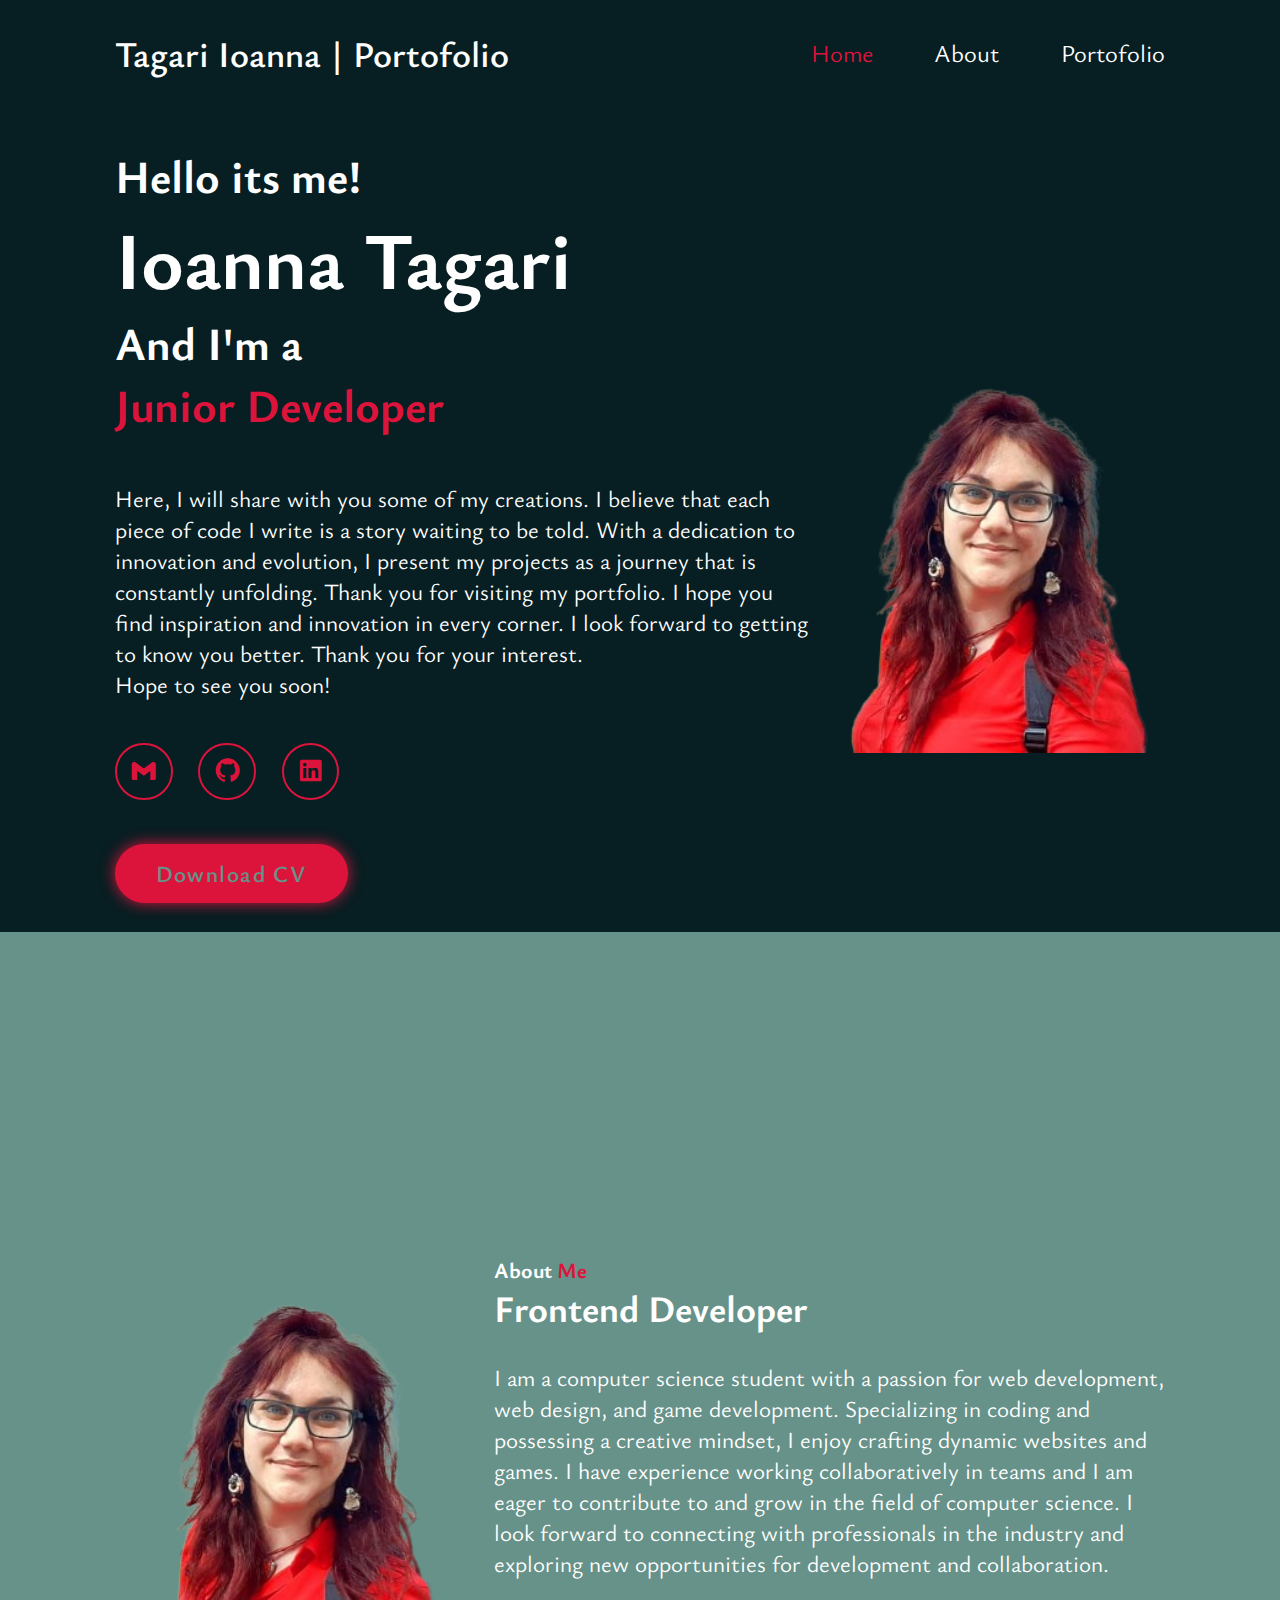
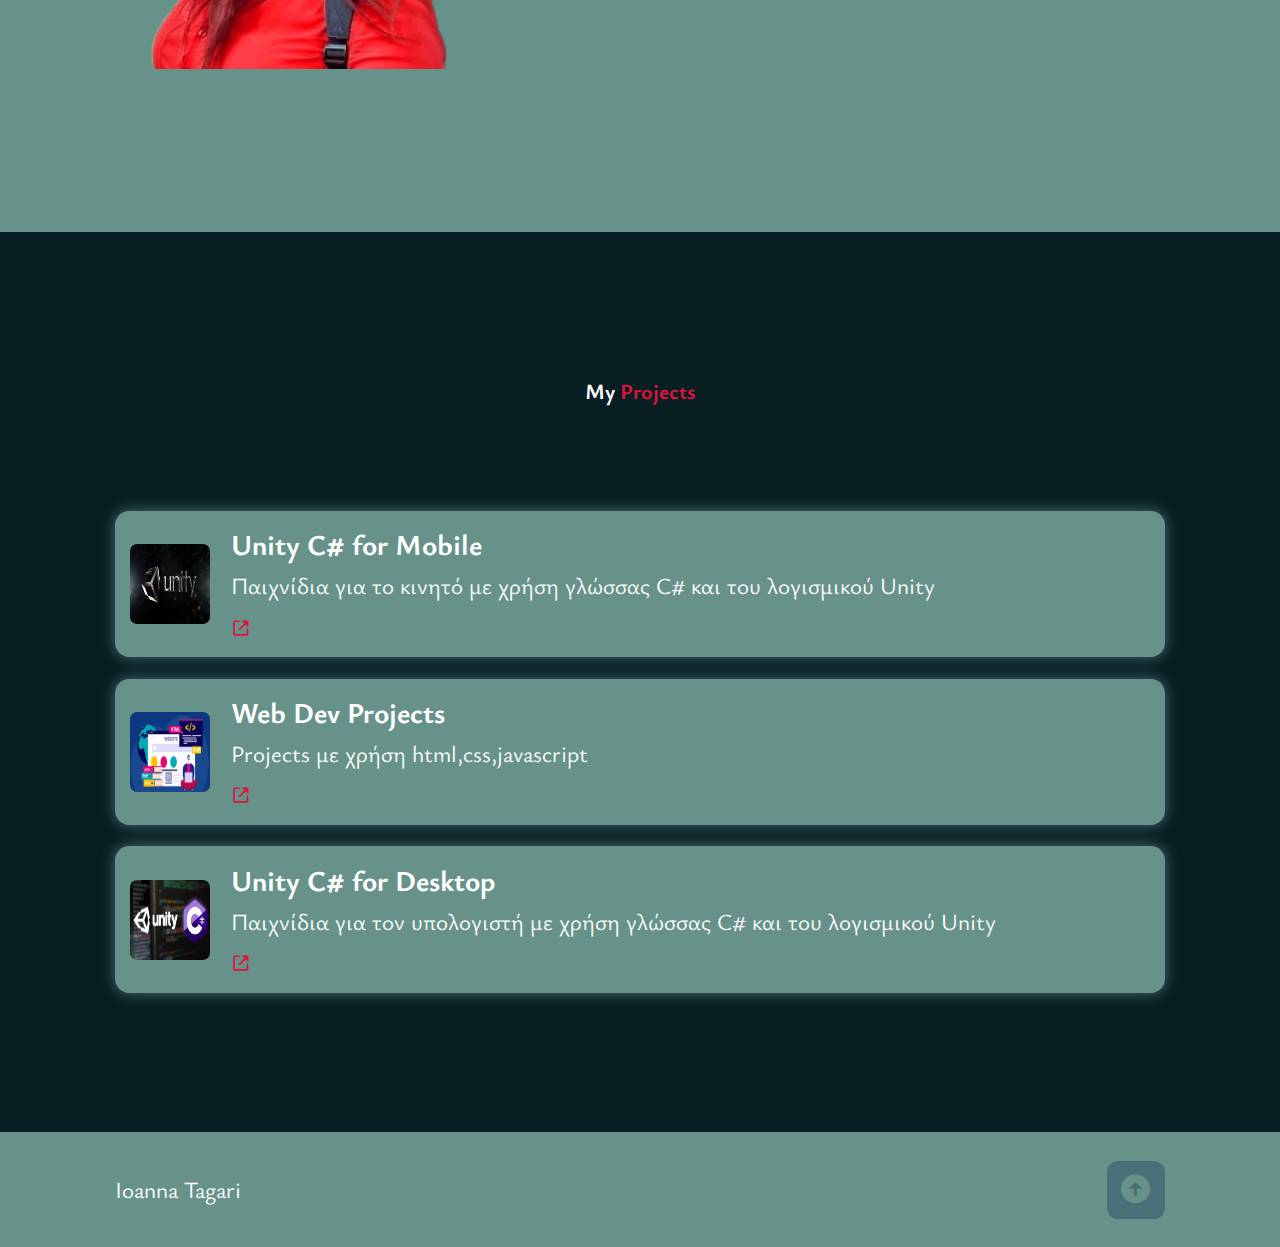
<file: index.html>
<!DOCTYPE html>
<html lang="en">
<head>
    <meta charset="UTF-8">
    <meta http-equiv="X-UA-Compatible" content="IE=7">
    <meta name="viewport" content="width=device-width, initial-scale=1.0">
    <title>Personal Portofolio Website</title>

    <link href='https://unpkg.com/boxicons@2.1.4/css/boxicons.min.css' rel='stylesheet'>

    <link rel="stylesheet" href="style.css">
    
</head>
<body>
    
    <header class="header">
        <a href="#" class="logo" >Tagari Ioanna | Portofolio  </a>
        <i class='bx bx-menu' id="menu-icon"></i>

        <nav class="navbar">
            <a href="#home" class="active">Home</a>
            <a href="#about">About</a>
            <a href="#portfolio">Portofolio</a>
        </nav>
    </header>
    

    <section class="home" id="home">
        <div class="home-content">
            <h3>Hello its me!</h3>
            <h1>Ioanna Tagari</h1>
            <h3>And I'm a 
                <br><span>Junior Developer</span></h3>
                <br>
                
            <p> 
                
Here, I will share with you some of my creations. 
I believe that each piece of code I write is a story waiting to be told. With 
a dedication to innovation and evolution, I present my projects as a journey that 
is constantly unfolding.

Thank you for visiting my portfolio. I hope you find inspiration and innovation in
 every corner. I look forward to getting to know you better. Thank you for your interest. <br> 
 Hope to see you soon!
            </p>
            <div class="social-media">
                <a href="mailto:tagari19ioanna@gmail.com"><i class='bx bxl-gmail' ></i></a>
                <a href="https://github.com/Giannoulalala"><i class='bx bxl-github'></i></a>
                <a href="https://www.linkedin.com/in/ioanna-tagari/"><i class='bx bxl-linkedin-square' ></i></a>
            </div>
            <a href="CV-Tagari_Ioanna_en.pdf" download>            
                <div class="btn">Download CV</div></a>
        </div>
        <div class="home-img">
            <img src="images/ioannatagaripic-removebg-preview.png" alt="">
        </div>
    </section>

    <section class="about" id="about">
        <div class="about-img">
            <img src="images/ioannatagaripic-removebg-preview.png" alt="">
        </div>
        <div class="about-content">
            <h2 class="heading"> About <span>Me</span></h2>
            <h3> Frontend Developer</h3>
            <p>I am a computer science student with a passion for web development, 
                web design, and game development. Specializing in coding and possessing a creative mindset,
                 I enjoy crafting dynamic websites and games. I have experience working collaboratively in 
                 teams and I am eager to contribute to and grow in the field of computer science. 
                 I look forward to connecting with professionals
                 in the industry and exploring new opportunities for development and collaboration.</p>
            
        </div>
    </section>

    
<!--


        <br>
        <div class="portfolio-container">
            <div class="portfolio-box">
                <img src="images/unityandc.png" alt="">
                <div class="portfolio-layer">
                    <h4>Mobile - Unity games</h4>
                    
                    <a href="portfolioUnity.html"> <i class="bx bx-link-external"></i></a>
                </div>


            </div>

            <div class="portfolio-box">
                <img src="images/two(1).jpg" alt="" >
                <div class="portfolio-layer">
                    <h4>Web Development</h4>
                                        
                    <a href="portfoliowebdev.html"> <i class="bx bx-link-external"></i></a>
                </div>

                
            </div>

            <div class="portfolio-box">
                <img src="images/unityandc.png" alt="" >
                <div class="portfolio-layer">
                    <h4>Pc - Unity Games</h4>
                                        
                    <a href="portfoliopcunity.html"> <i class="bx bx-link-external"></i></a>
                </div>

                
            </div>
            

            

            

            </div>-->







            <section class="portfolio" id="portfolio">
                <h2 class="heading">My <span>Projects</span> </h2><br>
            
                <div class="portfolio-list">
                    <div class="portfolio-item">
                        <img src="images/unitygames2d.jpg" alt="">
                        <div class="portfolio-details">
                            <h4>Unity C# for Mobile</h4>
                            <p>Παιχνίδια για το κινητό με χρήση γλώσσας C# και του λογισμικού Unity</p>
                            <a href="portfolioUnity.html"><i class="bx bx-link-external"></i></a>
                        </div>
                    </div>
                    <div class="portfolio-item">
                        <img src="images/webdev.jpg" alt="">
                        <div class="portfolio-details">
                            <h4>Web Dev Projects</h4>
                            <p>Projects με χρήση html,css,javascript</p>
                            <a href="portfoliowebdev.html"><i class="bx bx-link-external"></i></a>
                        </div>
                    </div>
                    <div class="portfolio-item">
                        <img src="images/unityandc.png" alt="">
                        <div class="portfolio-details">
                            <h4>Unity C# for Desktop</h4>
                            <p>Παιχνίδια για τον υπολογιστή με χρήση γλώσσας C# και του λογισμικού Unity</p>
                            
                            <a href="portfoliopcunity.html"><i class="bx bx-link-external"></i></a>
                        </div>
                    </div>
                </div>
            </section>




    </section>

    <footer class="footer">
        <div class="footer-text">
            <p>Ioanna Tagari</p>
        </div>

        <div class="footer-iconTop">
            <a href="#home"><i class='bx bxs-up-arrow-circle'></i></a>
        </div>
    </footer>



    <script src="script.js"></script>
</body>
</html>
</file>
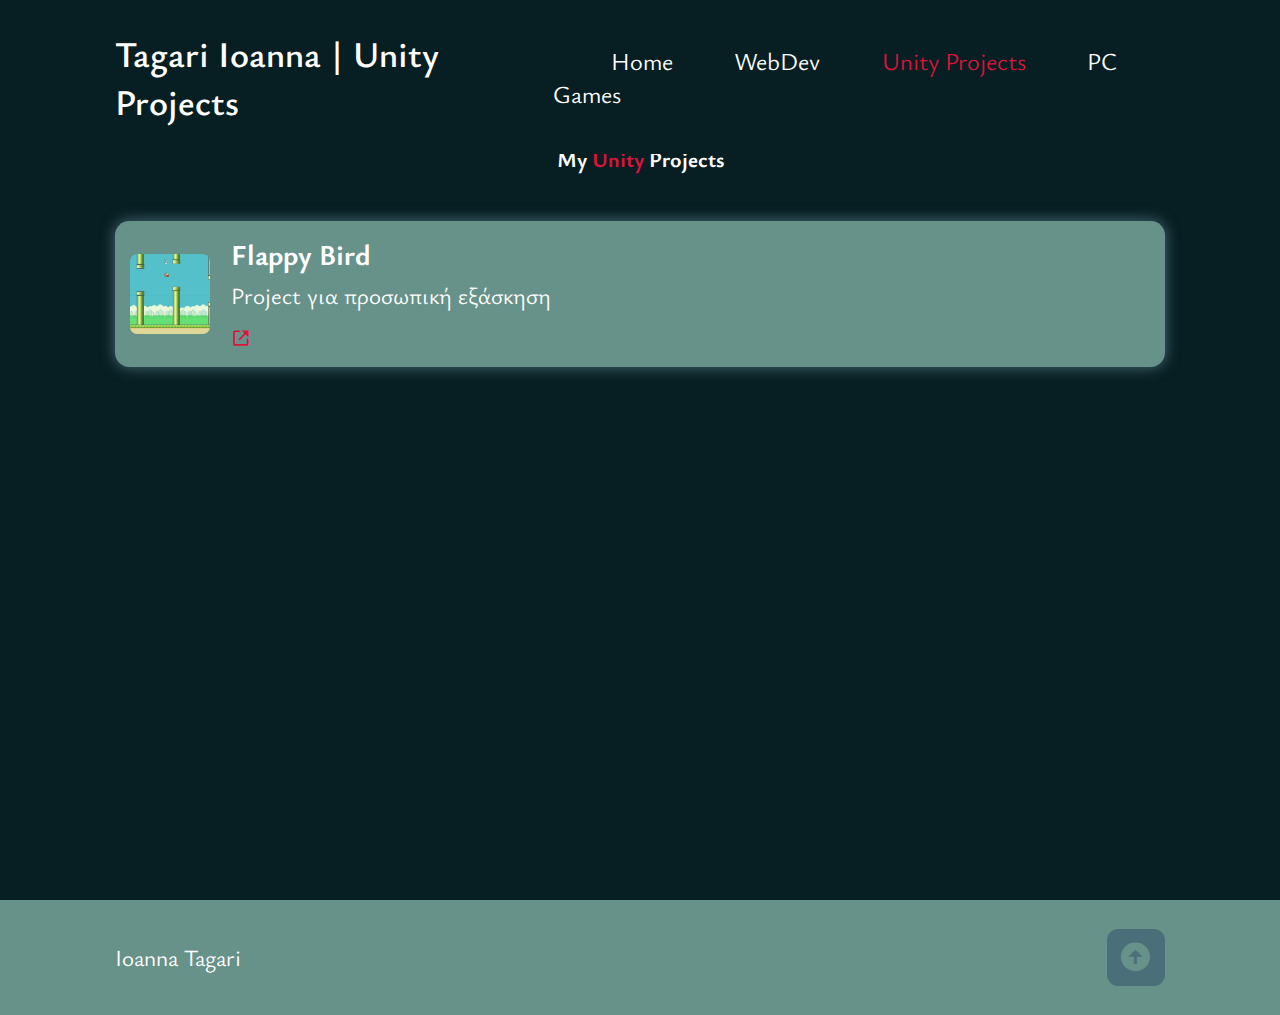
<file: portfoliopcunity.html>
<!DOCTYPE html>
<html lang="en">
<head>
    <meta charset="UTF-8">
    <meta name="viewport" content="width=device-width, initial-scale=1.0">
    <title>Web Development Portfolio</title>
    <link href='https://unpkg.com/boxicons@2.1.4/css/boxicons.min.css' rel='stylesheet'>

   

    <link rel="stylesheet" href="style.css">
</head>
<body>
    
    <header class="header">
        <a href="index.html" class="logo" >Tagari Ioanna | Unity Projects </a>
        <i class='bx bx-menu' id="menu-icon"></i>

        <nav class="navbar">
            <a href="index.html">Home</a>
            <a href="portfoliowebdev.html">WebDev</a>
            <a href="#Unity" class="active">Unity Projects</a>
            <a href="portfoliopcunity.html">PC Games</a>
            
            
        </nav>
    </header>
    <section class="webdev" id="webdev">
        <h2 class="heading">My <span>Unity</span> Projects</h2><br>
        
        


            <div class="portfolio-list">
                <div class="portfolio-item">
                    <img src="images/Flappy Bird.png" alt="">
                    <div class="portfolio-details">
                        <h4>Flappy Bird</h4>
                        <p>Project για προσωπική εξάσκηση</p>
                        <a href="https://flappybirdbyjo.netlify.app/"> <i class="bx bx-link-external"></i></a>
                    </div>
                </div>
                </div>
            </div>
    </section>

    <footer class="footer">
        <div class="footer-text">
            <p>Ioanna Tagari</p>
        </div>

        <div class="footer-iconTop">
            <a href="#home"><i class='bx bxs-up-arrow-circle'></i></a>
        </div>
    </footer>
    <script src="script.js"></script>
</body>
</html>
</file>
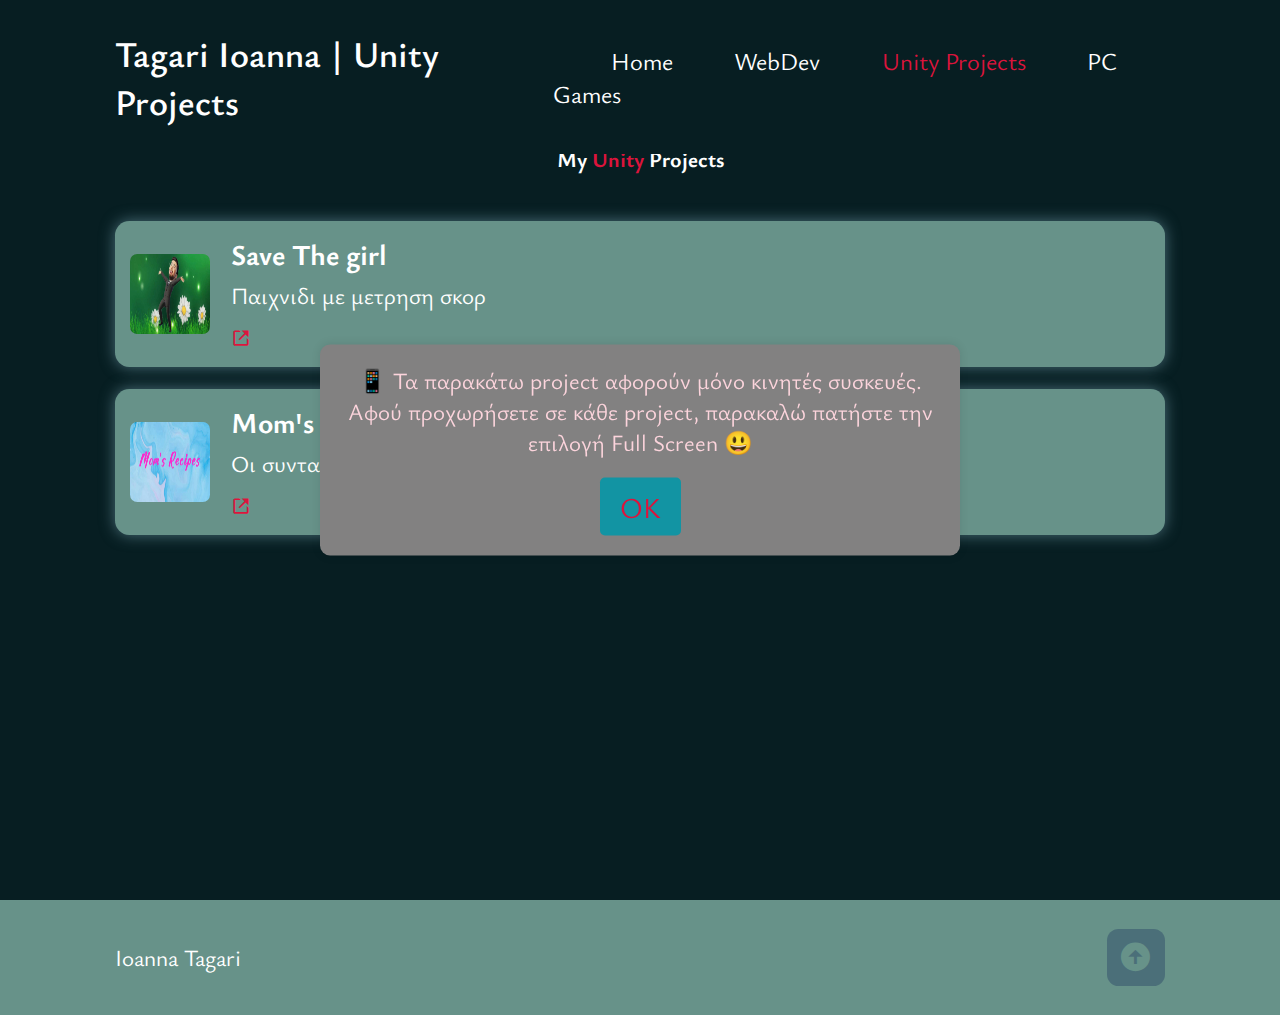
<file: portfolioUnity.html>
<!DOCTYPE html>
<html lang="en">
<head>
    <meta charset="UTF-8">
    <meta name="viewport" content="width=device-width, initial-scale=1.0">
    <title>Web Development Portfolio</title>
    <link href='https://unpkg.com/boxicons@2.1.4/css/boxicons.min.css' rel='stylesheet'>

   

    <link rel="stylesheet" href="style.css">
</head>
<body>
    <script>function showAlert() {
        document.getElementById("customAlert").style.display = "block";
    }

    function closeAlert() {
        document.getElementById("customAlert").style.display = "none";
    }

    // Εμφανίζουμε το custom alert όταν φορτώνει η σελίδα
    window.onload = function() {
        showAlert();
    };</script>
    <div id="customAlert" class="custom-alert">
        <p>📱 Τα παρακάτω project αφορούν μόνο κινητές συσκευές. Αφού προχωρήσετε σε κάθε project, παρακαλώ πατήστε την επιλογή Full Screen 😃</p>
        <button onclick="closeAlert()">OK</button>
    </div>
    <header class="header">
        <a href="index.html" class="logo" >Tagari Ioanna | Unity Projects </a>
        <i class='bx bx-menu' id="menu-icon"></i>

        <nav class="navbar">
            <a href="index.html">Home</a>
            <a href="portfoliowebdev.html">WebDev</a>
            <a href="#Unity" class="active">Unity Projects</a>
            <a href="portfoliopcunity.html">PC Games</a>
            
            
        </nav>
    </header>
    





    <section class="webdev" id="webdev">
        <h2 class="heading">My <span>Unity</span> Projects</h2><br>
    
        <div class="portfolio-list">
            <div class="portfolio-item">
                <img src="images/pigko.jpg" alt="">
                <div class="portfolio-details">
                    <h4>Save The girl</h4>
                    <p>Παιχνιδι με μετρηση σκορ</p>
                    <a href="https://stirring-kangaroo-cf1807.netlify.app/"> <i class="bx bx-link-external"></i></a>
                </div>
            </div>
            <div class="portfolio-item">
                <img src="images/recipes.jpg" alt="">
                <div class="portfolio-details">
                    <h4>Mom's Recipes</h4>
                    <p>Οι συνταγές της μαμας για σιγουρη επιτυχια</p>
                    <a href="https://tourmaline-bublanina-1f7409.netlify.app/"> <i class="bx bx-link-external"></i></a>
                </div>
            </div>
        </div>
    </section>






    <footer class="footer">
        <div class="footer-text">
            <p>Ioanna Tagari</p>
        </div>

        <div class="footer-iconTop">
            <a href="#home"><i class='bx bxs-up-arrow-circle'></i></a>
        </div>
    </footer>
    <script src="script.js"></script>
</body>
</html>
</file>
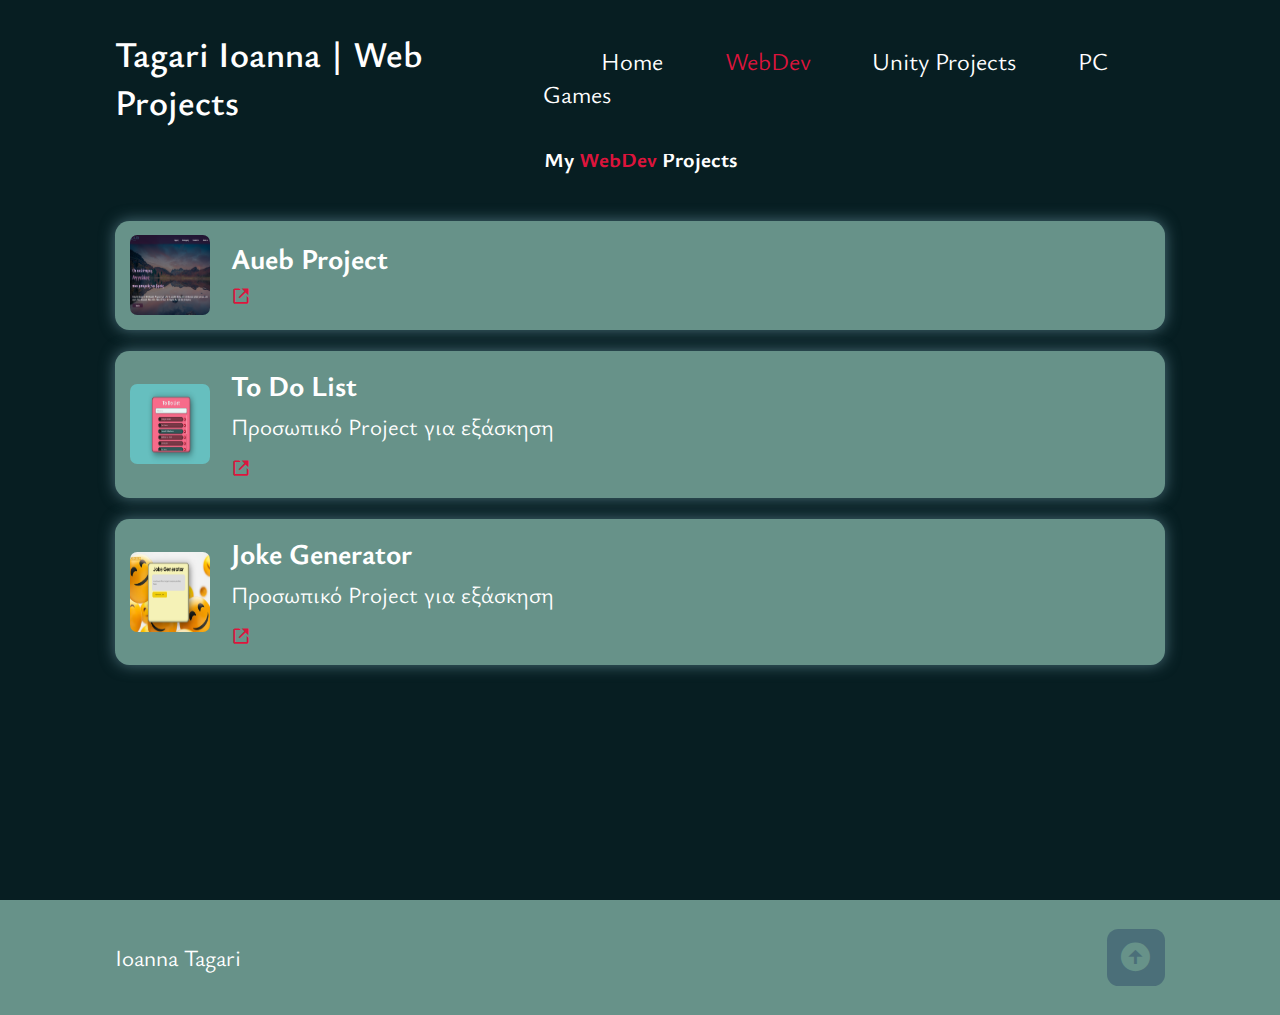
<file: portfoliowebdev.html>
<!DOCTYPE html>
<html lang="en">
<head>
    <meta charset="UTF-8">
    <meta name="viewport" content="width=device-width, initial-scale=1.0">
    <title>Web Development Portfolio</title>
    <link href='https://unpkg.com/boxicons@2.1.4/css/boxicons.min.css' rel='stylesheet'>

    <link rel="stylesheet" href="style.css">
</head>
<body>
    <header class="header">
        <a href="index.html" class="logo" >Tagari Ioanna | Web Projects</a>
        <i class='bx bx-menu' id="menu-icon"></i>

        <nav class="navbar">
            <a href="index.html">Home</a>
            <a href="#webdev" class="active">WebDev</a>
            <a href="portfolioUnity.html">Unity Projects</a>
            <a href="portfoliopcunity.html">PC Games</a>
        </nav>
    </header>
    <section class="webdev" id="webdev">
        <h2 class="heading">My <span>WebDev</span> Projects</h2><br>
    
        <div class="portfolio-list">
            <div class="portfolio-item">
                <img src="images/webdevaueb1.png" alt="">
                <div class="portfolio-details">
                    <h4>Aueb Project</h4>
                    <a href="https://giannoulalala.github.io/Eshop-WebDev/"><i class="bx bx-link-external"></i></a>
                </div>
            </div>
            <div class="portfolio-item">
                <img src="images/TodoList1.png" alt="">
                <div class="portfolio-details">
                    <h4>To Do List</h4>
                    <p>Προσωπικό Project για εξάσκηση</p>
                    <a href="https://giannoulalala.github.io/To-Do-List/"><i class="bx bx-link-external"></i></a>
                </div>
            </div>
            <div class="portfolio-item">
                <img src="images/joke_generator.png" alt="">
                <div class="portfolio-details">
                    <h4>Joke Generator</h4>
                    <p>Προσωπικό Project για εξάσκηση</p>
                    <a href="https://giannoulalala.github.io/Joke-Generator/"><i class="bx bx-link-external"></i></a>
                </div>
            </div>
        </div>
    </section>

    <footer class="footer">
        <div class="footer-text">
            <p>Ioanna Tagari</p>
        </div>

        <div class="footer-iconTop">
            <a href="#home"><i class='bx bxs-up-arrow-circle'></i></a>
        </div>
    </footer>

    <script src="script.js"></script>
</body>
</html>
</file>
<file: style.css>
@import url('https://fonts.googleapis.com/css2?family=Corinthia:wght@700&family=Poppins:wght@600&family=Ysabeau+Office:ital,wght@0,200;0,800;1,1&display=swap');
/*{
    margin: 0;
    padding:0;
    box-sizing: border-box;
    text-decoration: none;
    border: none;
    outline: none;
    scroll-behavior: smooth;
    font-family: 'Ysabeau Office', sans-serif;
}*/

:root{
    --bg-color: #071E22;
    --second-bg-color: #679289;
    --third-bg-color:rgb(75, 111, 121);
    --text-color: #fff;
    --main-color: crimson;
}


* {
    margin: 0;
    padding: 0;
    box-sizing: border-box;
    text-decoration: none;
    border: none;
    outline: none;
    scroll-behavior: smooth;
    font-family: 'Ysabeau Office', sans-serif;
}

html {
    font-size: 90%;
    overflow-x: hidden;
}

body {
    background: var(--bg-color);
    color: var(--text-color);
    overflow-x: hidden;
    padding: 0;
    margin: 0;
}

/* Στύλ για sections */
section {
    min-height: 100vh;
    padding: 10rem 5%;
}

/* Στύλ για την επικεφαλίδα */
.header {
    position: fixed;
    top: 0;
    left: 0;
    width: 100%;
    padding: 2rem 5%;
    background: var(--bg-color);
    display: flex;
    justify-content: space-between;
    align-items: center;
    z-index: 100;
}

/* Στύλ για την κεντρική εικόνα */
.home-img img {
    width: 100%;
    max-width: 350px;
    height: auto;
    margin-top: 2rem;
    display: block;
    margin-left: auto;
    margin-right: auto;
}

/* Στύλ για την ενότητα About */
.about-img img {
    width: 100%;
    max-width: 350px;
    height: auto;
    margin-top: 2rem;
    display: block;
    margin-left: auto;
    margin-right: auto;
}

/* Responsive design */
@media (max-width: 768px) {
    .home {
        flex-direction: column;
        padding: 10rem 5% 2rem;
    }

    .home-content {
        text-align: center;
    }

    .about {
        flex-direction: column-reverse;
        text-align: center;
    }

    .portfolio-container {
        grid-template-columns: 1fr;
        gap: 1.5rem;
    }

    .flip-card {
        width: 100%;
        margin-bottom: 1.5rem;
    }
    #menu-icon {
        display: block;
        cursor: pointer;
    }

    .navbar {
        position: absolute;
        top: 100%;
        left: 0;
        width: 100%;
        padding: 1rem 3%;
        background: var(--bg-color);
        border-top: .1rem solid rgba(0, 0, 0, 0.2);
        box-shadow: 0 .5rem 1rem rgba(0, 0, 0, 0.2);
        display: none;
        flex-direction: column;
    }

    .navbar.active {
        display: flex;
    }

    .navbar a {
        font-size: 2rem;
        margin: 1.5rem 0;
        text-align: center;
    }
}


@media (max-width: 480px) {
    .home-content h1 {
        font-size: 3.5rem;
    }

    .home-content p {
        font-size: 1.4rem;
        padding: 0 1rem;
    }

    .about-content h3 {
        font-size: 2rem;
    }

    .about-content p {
        font-size: 1.4rem;
        margin: 1.5rem 0 2rem;
    }

    .flip-card {
        width: 100%;
        margin-bottom: 1.5rem;
    }

    .portfolio-container {
        gap: 1rem;
    }
}












/*
html{
    font-size: 90%;
    overflow-x: hidden;
}
body{
    background: var(--bg-color);
    color:var(--text-color)
}*/
a{
    cursor: pointer;
}

section {
    min-height: 100vh;
    padding: 10rem 9% 2rem;
}

.header {
    position: fixed;
    top:0;
    left:0;
    width: 100%;
    padding: 2rem 9%;
    background: var(--bg);
    display: flex;
    justify-content: space-between;
    align-items: center;
    z-index: 100;
    background: var(--bg-color);


}

.header.sticky{
    border-bottom: .1rem solid rgb(0, 0, 0, .2);
}

.logo {
    font-size: 2.5rem;
    color :var(--text-color);
    font-weight:600 ;
    cursor: pointer;
}

.navbar a{
    font-size: 1.7rem;
    color: var(--text-color);
    margin-left: 4rem;
    transition: .3s;
}

.navbar a:hover,
.navbar a.active{
    color: var(--main-color);

}

#menu-icon{
    font-size: 3.6rem;
    color: var(--text-color);
    display: none;
}

.home{
    display: flex;
    justify-content: center;
    align-items: center;
}

.home-img img{
    width:35vw;

    
}

.home-content h3{
    font-size: 3.2rem;
    font-weight: 700;

}

.home-content h3:nth-of-type(2){
    margin-bottom: 2rem;
}

span {
    color: var(--main-color);
}



.home-content h1{
    font-size: 5.6rem;
    font-weight: 700;
    line-height: 1.3;
}

.home-content p{
    font-size: 1.6rem;
}

.social-media a {
    display:inline-flex;
    justify-content: center;
    align-items: center;
    width: 4rem;
    height: 4rem;
    background: transparent;
    border: .2rem solid var(--main-color);
    border-radius: 50%;
    font-size: 2rem;
    color: var(--main-color);
    margin: 3rem 1.5rem 3rem 0;
    transition: .5s ease;
    
}

.social-media a:hover{
    background: var(--main-color);
    color: var(--second-bg-color);
    box-shadow: 0 0 1rem var(--main-color);
}

.btn {
    display: inline-block;
    padding: 1rem 2.8rem;
    background: var(--main-color);
    border-radius: 4rem;
    box-shadow: 0 0 1rem var(--main-color);
    font-size: 1.6rem;
    color: var(--second-bg-color);
    letter-spacing: .1rem;
    font-weight: 600;
}

.btn:hover{
    box-shadow: none;
    transition: .9s ease;
}



.about{
    display:flex;
    justify-content: center;
    align-items:center ;
    gap: 2rem;
    background: var(--second-bg-color);
}

.about-img img{
    width: 35vw;


}
.heading{
    text-align: center;
    font-size: 4.rem;
}

.about-content h2 {
    text-align: left;
    line-height: 1.2;
}

.about-content h3 {
    font-size: 2.6rem;

}

.about-content p{
    font-size: 1.6rem;
    margin: 2rem 0 3rem;

    
}

.portfolio{
    background: var(--bg-color);

}

.portfolio h2{
    margin-bottom: 4rem;
}

.flip-card {
    background-color: transparent;
    width: 300px;
    height: 254px;
    perspective: 1000px;
    font-family: sans-serif;
  }
  
  .title {
    font-size: 1.5em;
    font-weight: 900;
    text-align: center;
    margin: 0;
  }
  
  .flip-card-inner {
    position: relative;
    width: 100%;
    height: 100%;
    text-align: center;
    transition: transform 0.8s;
    transform-style: preserve-3d;
  }
  
  .flip-card:hover .flip-card-inner {
    transform: rotateY(180deg);
  }
  
  .flip-card-front, .flip-card-back {
    box-shadow: 0 8px 14px 0 rgba(0,0,0,0.2);
    position: absolute;
    display: flex;
    flex-direction: column;
    justify-content: center;
    width: 100%;
    height: 100%;
    -webkit-backface-visibility: hidden;
    backface-visibility: hidden;
    border: 1px solid rgb(52, 64, 64);
    border-radius: 1rem;
  }
  
  .flip-card-front {
    background: linear-gradient(120deg, rgb(136, 136, 136) 40%, rgb(70, 178, 225) 88%,
       rgb(37, 174, 199) 80%, rgb(146, 199, 255) 48%);
    color: rgb(23, 97, 99);
  }
  
  .flip-card-back {
    background: linear-gradient(120deg, rgb(23, 97, 99) 30%, rgb(201, 244, 246) 88%,
       bisque 40%, rgb(170, 170, 170) 78%);
    color: white;
    transform: rotateY(180deg);
  }


  .Btnj {
    position: relative;
    width: 100%;
    height: 50px;
    border-radius: 45px;
    border: none;
    background-color: rgb(187, 227, 253);
    color: rgb(0, 0, 0);
    box-shadow: 0px 10px 10px  #96b5bb inset,
    0px 5px 10px rgba(5, 5, 5, 0.212),
    0px -10px 10px #96b5bb inset;
    cursor: pointer;
    display: flex;
    align-items: center;
    justify-content: center;
  }
  
  .Btnj::before {
    width: 70%;
    height: 2px;
    position: absolute;
    background-color: rgba(250, 250, 250, 0.678);
    content: "";
    filter: blur(1px);
    top: 7px;
    border-radius: 50%;
  }
  
  .Btnj::after {
    width: 70%;
    height: 2px;
    position: absolute;
    background-color: rgba(250, 250, 250, 0.137);
    content: "";
    filter: blur(1px);
    bottom: 7px;
    border-radius: 50%;
  }
  
  .Btnj:hover {
    animation: jello-horizontal 0.9s both;
  }
  
  @keyframes jello-horizontal {
    0% {
      transform: scale3d(1, 1, 1);
    }
  
    30% {
      transform: scale3d(1.25, 0.75, 1);
    }
  
    40% {
      transform: scale3d(0.75, 1.25, 1);
    }
  
    50% {
      transform: scale3d(1.15, 0.85, 1);
    }
  
    65% {
      transform: scale3d(0.95, 1.05, 1);
    }
  
    75% {
      transform: scale3d(1.05, 0.95, 1);
    }
  
    100% {
      transform: scale3d(1, 1, 1);
    }
  }
  

.portfolio-container{
    display: grid;
    grid-template-columns: repeat(3,1fr);
    align-items: center;
    gap: 2.5rem;
}

.portfolio-container .portfolio-box{
    position: relative;
    border-radius: 2rem;
    box-shadow: 0 0 1rem var(--second-bg-color);
    overflow: hidden;
    display: flex;
}

.portfolio-box img{
    width: 100%;
    transition: .5s ease;
}

.portfolio-box:hover img{
    transform: scale(1.1);
}


.portfolio-box .portfolio-layer{
    position: absolute;
    bottom: 0;
    left: 0;
    width: 100%;
    height: 100%;
    background: linear-gradient(rgba(0, 0, 0, 0),var(--third-bg-color));
    display: flex;
    justify-content: center;
    align-items: center;
    flex-direction: column;
    text-align: center;
    padding: 0 4rem;
    transform: translateY(100%);
    transition: .5s ease ;
    
}

.portfolio-box:hover .portfolio-layer{
    transform: translateY(0);
}

.portfolio-layer h4{
    font-size: 3rem ;
    color: crimson;
}

.portfolio-layer p{
    font-size: 1.6rem;
    margin: .3rem 0 1rem;
    color: rgb(13, 18, 18);
    font-weight: 600;
    

}

.portfolio-layer a{
    display: inline-flex;
    justify-content: center;
    align-items: center;
    width: 4rem;
    height: 4rem;
    background: var(--text-color);
    border-radius: 50%;

}

.portfolio-layer a i{
    font-size: 2rem;
    color: var(--second-bg-color);
}

.footer{
    display: flex;
    justify-content: space-between;
    align-items: center;
    flex-wrap: wrap;
    padding: 2rem 9%;
    background: var(--second-bg-color);
}

.footer-text p{
    font-size: 1.6rem;
}

.footer-iconTop a{
    display: inline-flex;
    justify-content: center;
    align-items: center;
    padding: .8rem;
    background: var(--third-bg-color);
    border-radius: .8rem;
    transition: .5s ease;
    
}

.footer-iconTop a:hover{
    box-shadow: 0 0 1rem var(--third-bg-color);
}

.footer-iconTop a i{
    font-size: 2.4rem;
    color: var(--second-bg-color);
}


@media (max-width:1200px) {
    html{
        font-size: 55%;
    }
    
    
}
@media (max-width: 991px) {
    .header {
        padding: 2rem 3%;
    }
    section{
        padding: 10rem 3% 2rem;
    }

    .footer {
        padding: 2rem 3%;
    }
}

@media (max-width:768px){
    #menu-icon{
        display:block;
    }

    .navbar {
        position: absolute;
        top:100%;
        left: 0;
        width: 100%;
        padding: 1rem 3%;
        background: var(--bg-color);
        border-top: .1rem solid rgb(0, 0, 0, .2);
        box-shadow: 0 .5rem 1rem rgb(0, 0, 0, .2);
        display: none;
    }

    .navbar.active {
        display: block;
    }
    .navbar a{
        display: block;
        font-size: 2rem;
        margin: 3rem 0;
    }

    .home{
        flex-direction: column;
    }

    .home-content h3{
        font-size: 2.6rem;
    }

    .home-content h1{
        font-size: 5rem;
    }

    .home-img img{
        width: 70vw;
        margin-top: 4rem;
    }

    .about{
        flex-direction: column-reverse;
    }

    .about img{
        width: 70vw;
        margin-top: 4rem;
    }

}

/* Στυλ για τη λίστα των project */
.portfolio-list {
    display: flex;
    flex-direction: column;
    gap: 1.5rem;
    margin-top: 2rem;
}

.portfolio-item {
    display: flex;
    align-items: center;
    background: var(--second-bg-color);
    padding: 1rem;
    border-radius: 1rem;
    box-shadow: 0 0 1rem var(--third-bg-color);
}

.portfolio-item img {
    width: 80px;
    height: 80px;
    margin-right: 1.5rem;
    border-radius: 0.5rem;
}

.portfolio-details {
    display: flex;
    flex-direction: column;
}

.portfolio-details h4 {
    margin: 0;
    font-size: 2rem;
    color: var(--text-color);
}

.portfolio-details p {
    margin: 0.5rem 0;
    font-size: 1.6rem;
    color: var(--text-color);
}

.portfolio-details a {
    margin-top: 0.5rem;
    font-size: 1.4rem;
    color: var(--main-color);
    text-decoration: none;
}

.portfolio-details a:hover {
    text-decoration: underline;
}

.custom-alert {
    display: none; /* Αρχικά κρυφό */
    position: fixed;
    top: 50%;
    left: 50%;
    transform: translate(-50%, -50%);
    background-color: #828181;
    padding: 20px;
    border-radius: 10px;
    box-shadow: 0 0 10px rgba(0, 0, 0, 0.1);
    z-index: 1000;
    text-align: center;
}

.custom-alert p {
    color: rgb(252, 212, 220);
    font-size: larger;
    margin-bottom: 20px;
    font-size: 1.6rem;
}

.custom-alert button {
    background-color: #1294a3;
    font-size: 2rem;

    color: crimson;
    padding: 10px 20px;
    border: none;
    border-radius: 5px;
    cursor: pointer;
}

.custom-alert button:hover {
    background-color: #0c646d;
}
</file>
